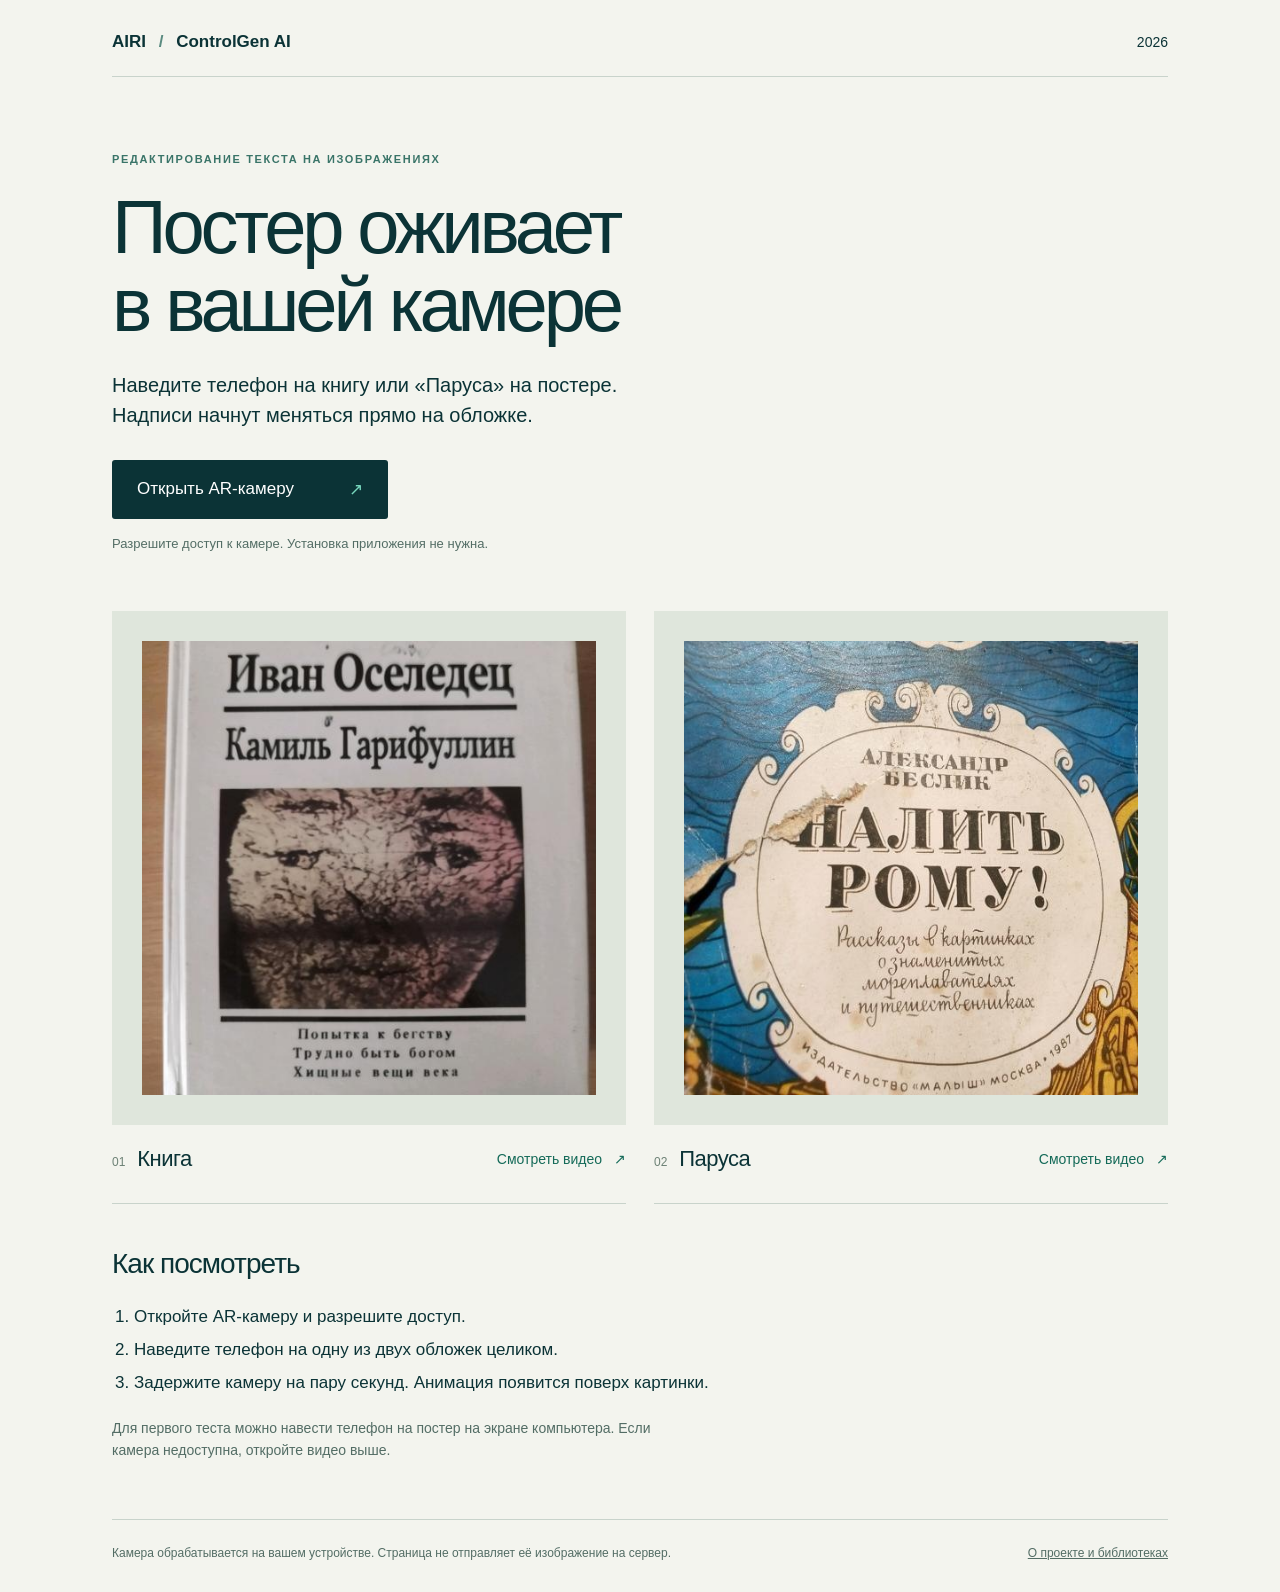
<file: index.html>
<!doctype html>
<html lang="ru">
<head>
 <meta charset="utf-8"><meta name="viewport" content="width=device-width,initial-scale=1,viewport-fit=cover">
 <meta name="theme-color" content="#0b3336"><meta name="description" content="Анимации редактирования русского текста на изображениях: книга и Паруса.">
 <title>Живой постер · Редактирование текста</title>
 <link rel="stylesheet" href="./style.css">
 <script type="importmap">{"imports":{"three":"./vendor/three.module.js","three/addons/renderers/CSS3DRenderer.js":"./vendor/CSS3DRenderer.js"}}</script>
</head>
<body>
 <main id="home">
  <header><span class="brand">AIRI <span>/</span> ControlGen AI</span><span class="year">2026</span></header>
  <section class="intro"><p class="eyebrow">РЕДАКТИРОВАНИЕ ТЕКСТА НА ИЗОБРАЖЕНИЯХ</p><h1>Постер оживает<br>в вашей камере</h1><p class="lead">Наведите телефон на книгу или «Паруса» на постере. Надписи начнут меняться прямо на обложке.</p><button id="start" class="primary">Открыть AR-камеру <span aria-hidden="true">↗</span></button><p id="status" role="status">Разрешите доступ к камере. Установка приложения не нужна.</p></section>
  <section class="examples" aria-label="Два примера редактирования текста">
   <article><div class="media"><img src="./assets/media/01-book.jpg?v=names-f87d3737" alt="Обложка книги, которую нужно найти на постере"><video id="book-demo" controls playsinline loop preload="metadata" poster="./assets/media/01-book.jpg?v=names-f87d3737" hidden src="./assets/media/01-book.mp4"></video></div><div class="caption"><div><span class="number">01</span><h2>Книга</h2></div><button class="text-button" data-play="book-demo">Смотреть видео <span aria-hidden="true">↗</span></button></div></article>
   <article><div class="media"><img src="./assets/media/02-sails.jpg" alt="Обложка «Парусов», которую нужно найти на постере"><video id="sails-demo" controls playsinline loop preload="metadata" poster="./assets/media/02-sails.jpg" hidden src="./assets/media/02-sails.mp4"></video></div><div class="caption"><div><span class="number">02</span><h2>Паруса</h2></div><button class="text-button" data-play="sails-demo">Смотреть видео <span aria-hidden="true">↗</span></button></div></article>
  </section>
  <section class="instructions"><h2>Как посмотреть</h2><ol><li>Откройте AR-камеру и разрешите доступ.</li><li>Наведите телефон на одну из двух обложек целиком.</li><li>Задержите камеру на пару секунд. Анимация появится поверх картинки.</li></ol><p>Для первого теста можно навести телефон на постер на экране компьютера. Если камера недоступна, откройте видео выше.</p></section>
  <footer>Камера обрабатывается на вашем устройстве. Страница не отправляет её изображение на сервер.<a href="./credits.html">О проекте и библиотеках</a></footer>
 </main>
 <section id="ar" hidden aria-label="AR-камера"><div id="camera"></div><div class="ar-top"><span>Найдите книгу или «Паруса»</span><button id="close" aria-label="Закрыть AR-камеру">Закрыть ×</button></div><div class="ar-bottom"><p id="ar-status" role="status">Запускаем камеру…</p><button id="resume" hidden>Нажмите, чтобы запустить анимацию</button></div></section>
 <script type="module" src="./app.js?v=names-f87d3737"></script>
</body></html>
</file>
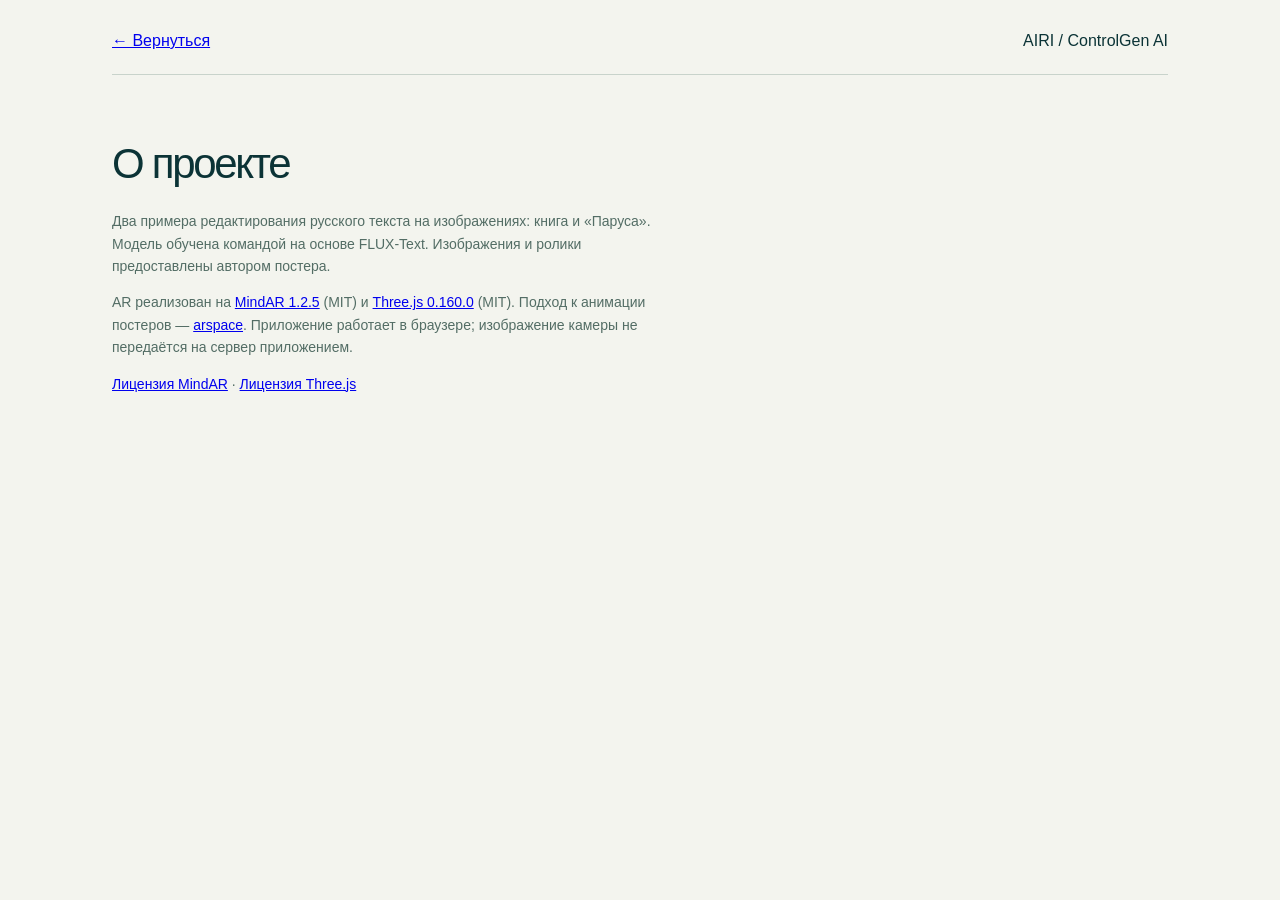
<file: credits.html>
<!doctype html><html lang="ru"><meta charset="utf-8"><meta name="viewport" content="width=device-width,initial-scale=1"><title>О проекте</title><link rel="stylesheet" href="./style.css"><main><header><a href="./">← Вернуться</a><span>AIRI / ControlGen AI</span></header><section class="instructions"><h1 style="font-size:42px">О проекте</h1><p>Два примера редактирования русского текста на изображениях: книга и «Паруса». Модель обучена командой на основе FLUX-Text. Изображения и ролики предоставлены автором постера.</p><p>AR реализован на <a href="https://github.com/hiukim/mind-ar-js">MindAR 1.2.5</a> (MIT) и <a href="https://threejs.org/">Three.js 0.160.0</a> (MIT). Подход к анимации постеров — <a href="https://github.com/emb-ai/arspace">arspace</a>. Приложение работает в браузере; изображение камеры не передаётся на сервер приложением.</p><p><a href="./vendor/mindar/LICENSE">Лицензия MindAR</a> · <a href="./vendor/THREE-LICENSE.txt">Лицензия Three.js</a></p></section></main></html>
</file>
<file: style.css>
:root{font-family:Arial,Helvetica,sans-serif;color:#0b3336;background:#f3f4ee;font-synthesis:none}*{box-sizing:border-box}body{margin:0}button,a{-webkit-tap-highlight-color:transparent}button{font:inherit;cursor:pointer}button:focus-visible,a:focus-visible{outline:3px solid #e78c30;outline-offset:5px}[hidden]{display:none!important}main{max-width:1120px;margin:auto;padding:32px 32px 0}header{display:flex;justify-content:space-between;align-items:center;padding-bottom:24px;border-bottom:1px solid #c8d3cb}.brand{font-size:17px;font-weight:700}.brand span{color:#5a8b80;padding:0 8px}.year{font-size:14px}.intro{padding:65px 0 40px;max-width:780px}.eyebrow{font-size:11px;letter-spacing:.15em;font-weight:700;color:#397468}h1{font-size:clamp(42px,6.5vw,76px);letter-spacing:-.055em;line-height:1.03;margin:23px 0 25px;font-weight:500}.lead{font-size:20px;line-height:1.5;max-width:560px;margin:0 0 30px}.primary{background:#0b3336;color:white;border:0;border-radius:3px;padding:19px 25px;display:inline-flex;align-items:center;gap:55px;font-size:17px;min-height:56px}.primary:hover{background:#155253}.primary:disabled{opacity:.6;cursor:wait}.primary span{color:#77d7be}#status{font-size:13px;color:#536d65;line-height:1.5;max-width:550px;margin-top:15px}.examples{display:grid;grid-template-columns:1fr 1fr;gap:28px;margin-top:5px}.media{aspect-ratio:1;background:#dfe6dc;padding:30px;display:flex;align-items:center;justify-content:center}.media img,.media video{display:block;width:100%;height:100%;object-fit:contain}.caption{display:flex;justify-content:space-between;align-items:center;padding:18px 0 28px;border-bottom:1px solid #c8d3cb;gap:8px}.caption>div{display:flex;align-items:baseline;gap:12px}.number{font-size:12px;color:#6c8175}.caption h2{font-size:22px;font-weight:500;margin:0;letter-spacing:-.025em}.text-button{padding:8px 0;background:none;border:0;color:#146a58;font-size:14px}.text-button span{margin-left:8px}.instructions{padding:44px 0;max-width:690px}.instructions h2{font-size:28px;font-weight:500;margin:0 0 20px;letter-spacing:-.035em}.instructions ol{padding-left:22px;line-height:1.6;font-size:17px}.instructions li{padding:3px 0}.instructions>p{font-size:14px;line-height:1.6;color:#536d65;max-width:560px}footer{padding:24px 0 30px;border-top:1px solid #c8d3cb;display:flex;justify-content:space-between;gap:25px;font-size:12px;color:#536d65;line-height:1.5}footer a{color:inherit;white-space:nowrap}#ar{position:fixed;inset:0;background:#101817;z-index:10;overflow:hidden}#camera{position:absolute;inset:0}#camera>video{position:absolute}.ar-top,.ar-bottom{position:absolute;z-index:20;left:0;right:0;color:#fff;padding:20px max(20px,env(safe-area-inset-right))}.ar-top{top:0;display:flex;align-items:center;justify-content:space-between;gap:15px;padding-top:max(20px,env(safe-area-inset-top));background:linear-gradient(#000b,transparent);font-size:13px}.ar-top button,.ar-bottom button{border:1px solid #ffffff80;border-radius:4px;background:#132d2cdd;color:white;padding:12px 16px;font:inherit}.ar-bottom{bottom:0;text-align:center;padding-bottom:max(24px,env(safe-area-inset-bottom));background:linear-gradient(transparent,#000c)}.ar-bottom p{font-size:15px;line-height:1.4}.ar-bottom button{font-size:15px}body.scanning{overflow:hidden}@media(max-width:620px){main{padding:22px 20px 0}.intro{padding:42px 0 28px}.lead{font-size:17px}.examples{gap:14px}.media{padding:12px}.caption{display:block;padding:14px 0 18px}.caption h2{font-size:20px}.text-button{margin-top:10px;font-size:13px}.instructions{padding:35px 0}.instructions h2{font-size:26px}.instructions ol{font-size:15px}footer{display:block}footer a{display:block;margin-top:12px}.ar-top span{max-width:190px}}
</file>
